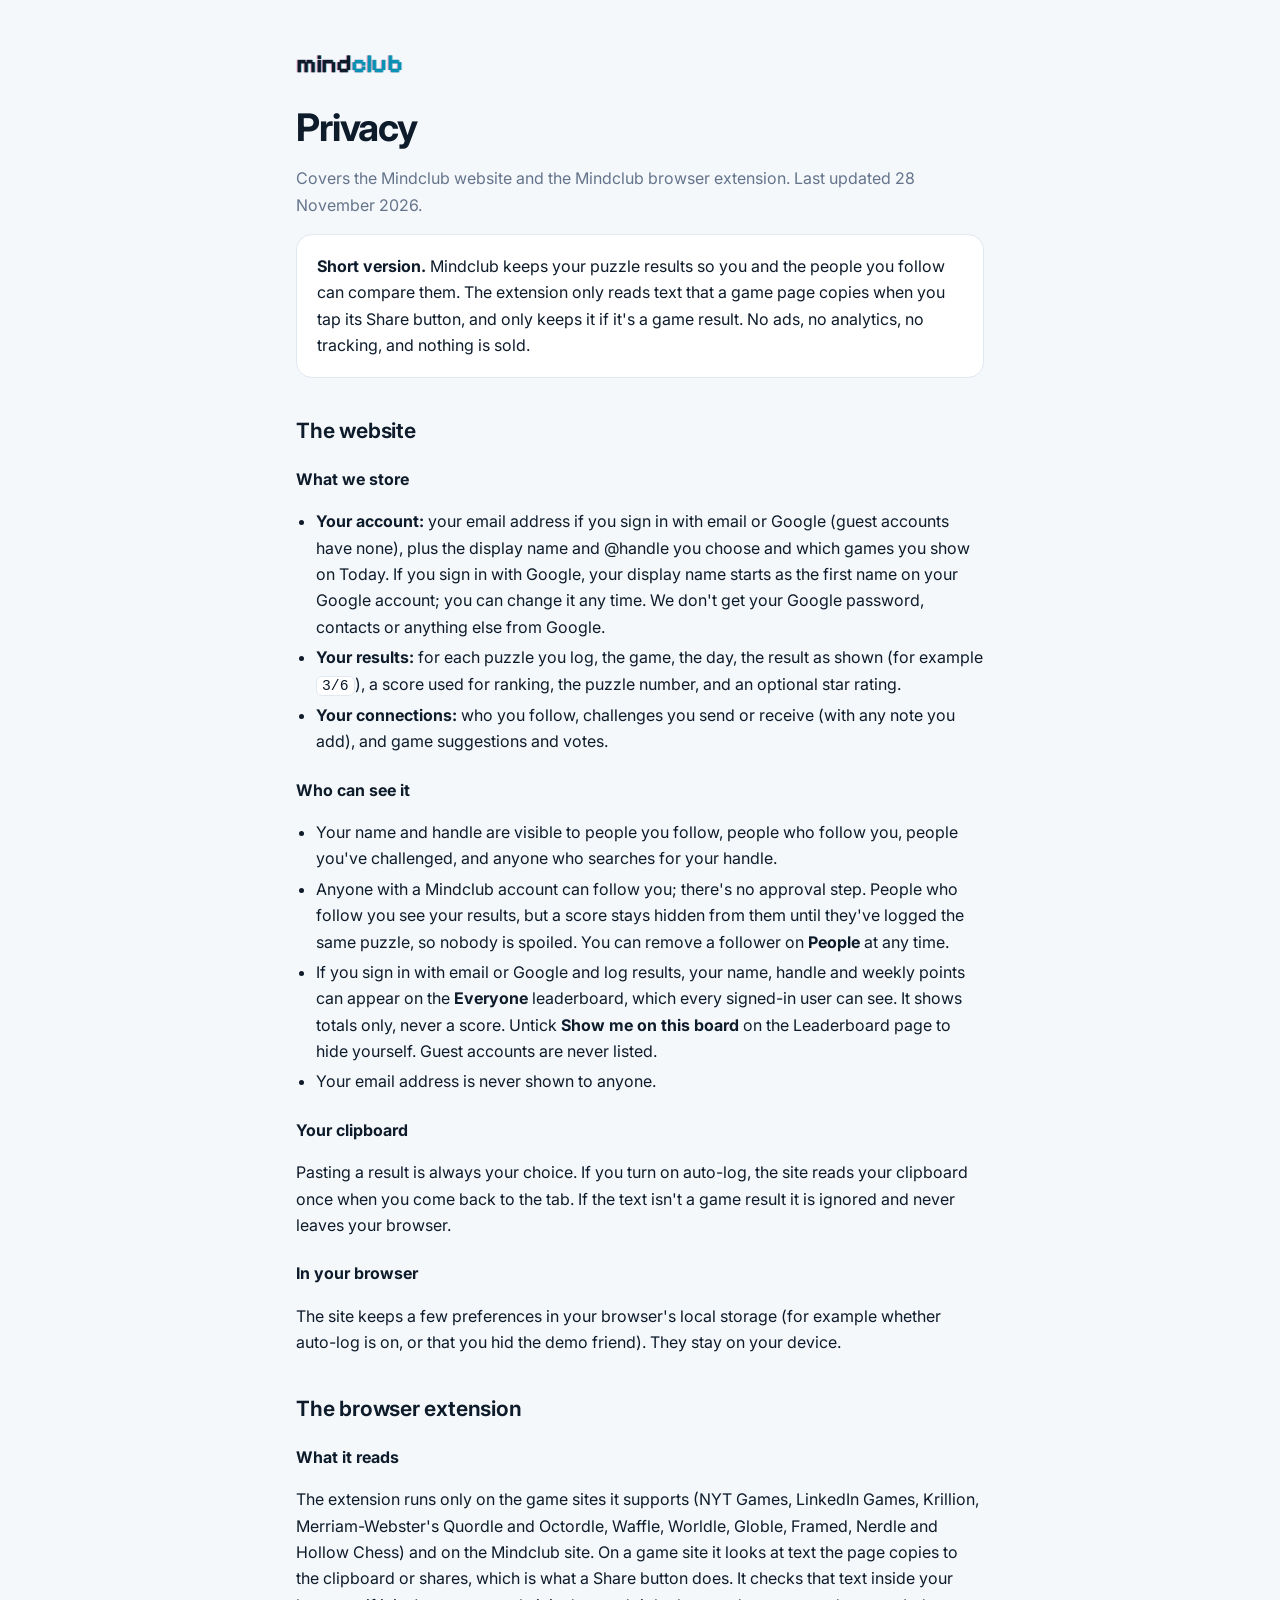
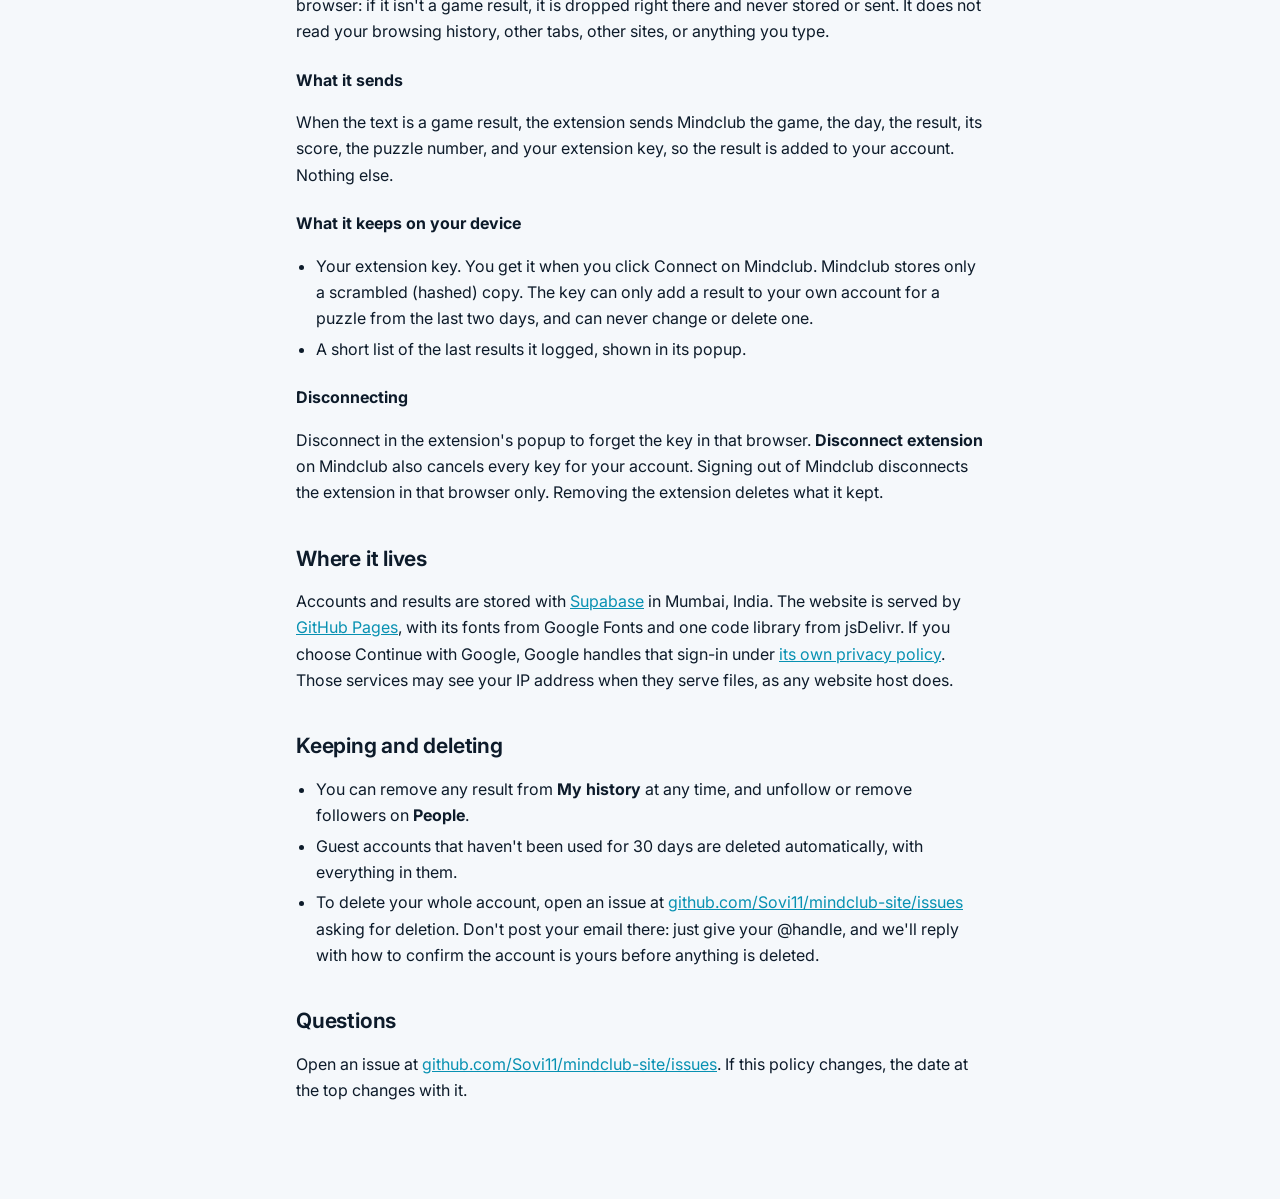
<file: privacy.html>
<!doctype html>
<html lang="en">
<head>
<meta charset="utf-8">
<meta name="viewport" content="width=device-width, initial-scale=1">
<title>Mindclub privacy</title>
<meta name="description" content="What Mindclub and the Mindclub browser extension collect, why, and who can see it.">
<link rel="icon" type="image/png" href="icon-192.png">
<link rel="preconnect" href="https://fonts.googleapis.com">
<link href="https://fonts.googleapis.com/css2?family=Pixelify+Sans:wght@700&family=Inter:wght@400;500;600;700&display=swap" rel="stylesheet">
<style>
  :root{ --bg:#f5f8fb; --card:#ffffff; --ink:#0d1b2a; --muted:#64748b; --line:#e2e8f0; --accent:#0891b2; }
  @media (prefers-color-scheme: dark){
    :root:not([data-theme="light"]){ --bg:#071321; --card:#0c1c2f; --ink:#e6f0fa; --muted:#8197ad; --line:#17293e; --accent:#38d4f2; }
  }
  :root[data-theme="dark"]{ --bg:#071321; --card:#0c1c2f; --ink:#e6f0fa; --muted:#8197ad; --line:#17293e; --accent:#38d4f2; }
  *{box-sizing:border-box}
  body{margin:0;background:var(--bg);color:var(--ink);font:16px/1.65 Inter,system-ui,sans-serif;-webkit-font-smoothing:antialiased}
  main{max-width:720px;margin:0 auto;padding:48px 16px 80px}
  .brand{font:700 26px 'Pixelify Sans',monospace;text-decoration:none;color:var(--ink);text-shadow:-1px 0 rgba(232,69,127,.45),1px 0 rgba(8,145,178,.45)}
  .brand span{color:var(--accent)}
  h1{font:700 38px/1.1 Inter,sans-serif;letter-spacing:-.03em;margin:28px 0 6px}
  h2{font:650 21px/1.25 Inter,sans-serif;letter-spacing:-.01em;margin:40px 0 10px}
  h3{font-size:16px;margin:22px 0 4px}
  p,li{color:var(--ink)}
  .muted{color:var(--muted)}
  ul{padding-left:20px}
  li{margin:4px 0}
  a{color:var(--accent)}
  .card{background:var(--card);border:1px solid var(--line);border-radius:16px;padding:18px 20px;margin:16px 0}
  .card p{margin:0}
  code{font-size:.92em;background:var(--card);border:1px solid var(--line);border-radius:6px;padding:1px 5px}
</style>
</head>
<body>
<main>
  <a class="brand" href="./">mind<span>club</span></a>
  <h1>Privacy</h1>
  <p class="muted">Covers the Mindclub website and the Mindclub browser extension. Last updated 28 November 2026.</p>

  <div class="card"><p><b>Short version.</b> Mindclub keeps your puzzle results so you and the people you follow can compare them.
    The extension only reads text that a game page copies when you tap its Share button, and only keeps it if it's a game
    result. No ads, no analytics, no tracking, and nothing is sold.</p></div>

  <h2>The website</h2>
  <h3>What we store</h3>
  <ul>
    <li><b>Your account:</b> your email address if you sign in with email or Google (guest accounts have none), plus the
      display name and @handle you choose and which games you show on Today. If you sign in with Google, your display name
      starts as the first name on your Google account; you can change it any time. We don't get your Google password,
      contacts or anything else from Google.</li>
    <li><b>Your results:</b> for each puzzle you log, the game, the day, the result as shown (for example <code>3/6</code>),
      a score used for ranking, the puzzle number, and an optional star rating.</li>
    <li><b>Your connections:</b> who you follow, challenges you send or receive (with any note you add), and game
      suggestions and votes.</li>
  </ul>
  <h3>Who can see it</h3>
  <ul>
    <li>Your name and handle are visible to people you follow, people who follow you, people you've challenged, and
      anyone who searches for your handle.</li>
    <li>Anyone with a Mindclub account can follow you; there's no approval step. People who follow you see your results,
      but a score stays hidden from them until they've logged the same puzzle, so nobody is spoiled. You can remove a
      follower on <b>People</b> at any time.</li>
    <li>If you sign in with email or Google and log results, your name, handle and weekly points can appear on the
      <b>Everyone</b> leaderboard, which every signed-in user can see. It shows totals only, never a score. Untick
      <b>Show me on this board</b> on the Leaderboard page to hide yourself. Guest accounts are never listed.</li>
    <li>Your email address is never shown to anyone.</li>
  </ul>
  <h3>Your clipboard</h3>
  <p>Pasting a result is always your choice. If you turn on auto-log, the site reads your clipboard once when you come back
    to the tab. If the text isn't a game result it is ignored and never leaves your browser.</p>
  <h3>In your browser</h3>
  <p>The site keeps a few preferences in your browser's local storage (for example whether auto-log is on, or that you hid
    the demo friend). They stay on your device.</p>

  <h2>The browser extension</h2>
  <h3>What it reads</h3>
  <p>The extension runs only on the game sites it supports (NYT Games, LinkedIn Games, Krillion, Merriam-Webster's Quordle
    and Octordle, Waffle, Worldle, Globle, Framed, Nerdle and Hollow Chess) and on the Mindclub site. On a game site it looks at text the
    page copies to the clipboard or shares, which is what a Share button does. It checks that text inside your browser:
    if it isn't a game result, it is dropped right there and never stored or sent. It does not read your browsing history,
    other tabs, other sites, or anything you type.</p>
  <h3>What it sends</h3>
  <p>When the text is a game result, the extension sends Mindclub the game, the day, the result, its score, the puzzle
    number, and your extension key, so the result is added to your account. Nothing else.</p>
  <h3>What it keeps on your device</h3>
  <ul>
    <li>Your extension key. You get it when you click Connect on Mindclub. Mindclub stores only a scrambled (hashed)
      copy. The key can only add a result to your own account for a puzzle from the last two days, and can never change or
      delete one.</li>
    <li>A short list of the last results it logged, shown in its popup.</li>
  </ul>
  <h3>Disconnecting</h3>
  <p>Disconnect in the extension's popup to forget the key in that browser. <b>Disconnect extension</b> on Mindclub also
    cancels every key for your account. Signing out of Mindclub disconnects the extension in that browser only. Removing the extension deletes what it kept.</p>

  <h2>Where it lives</h2>
  <p>Accounts and results are stored with <a href="https://supabase.com/privacy">Supabase</a> in Mumbai, India. The website
    is served by <a href="https://docs.github.com/en/site-policy/privacy-policies/github-general-privacy-statement">GitHub Pages</a>,
    with its fonts from Google Fonts and one code library from jsDelivr. If you choose Continue with Google, Google
    handles that sign-in under <a href="https://policies.google.com/privacy">its own privacy policy</a>. Those services may see your IP address when they
    serve files, as any website host does.</p>

  <h2>Keeping and deleting</h2>
  <ul>
    <li>You can remove any result from <b>My history</b> at any time, and unfollow or remove followers on <b>People</b>.</li>
    <li>Guest accounts that haven't been used for 30 days are deleted automatically, with everything in them.</li>
    <li>To delete your whole account, open an issue at
      <a href="https://github.com/Sovi11/mindclub-site/issues">github.com/Sovi11/mindclub-site/issues</a> asking for
      deletion. Don't post your email there: just give your @handle, and we'll reply with how to confirm the account is
      yours before anything is deleted.</li>
  </ul>

  <h2>Questions</h2>
  <p>Open an issue at <a href="https://github.com/Sovi11/mindclub-site/issues">github.com/Sovi11/mindclub-site/issues</a>.
    If this policy changes, the date at the top changes with it.</p>
</main>
</body>
</html>
</file>
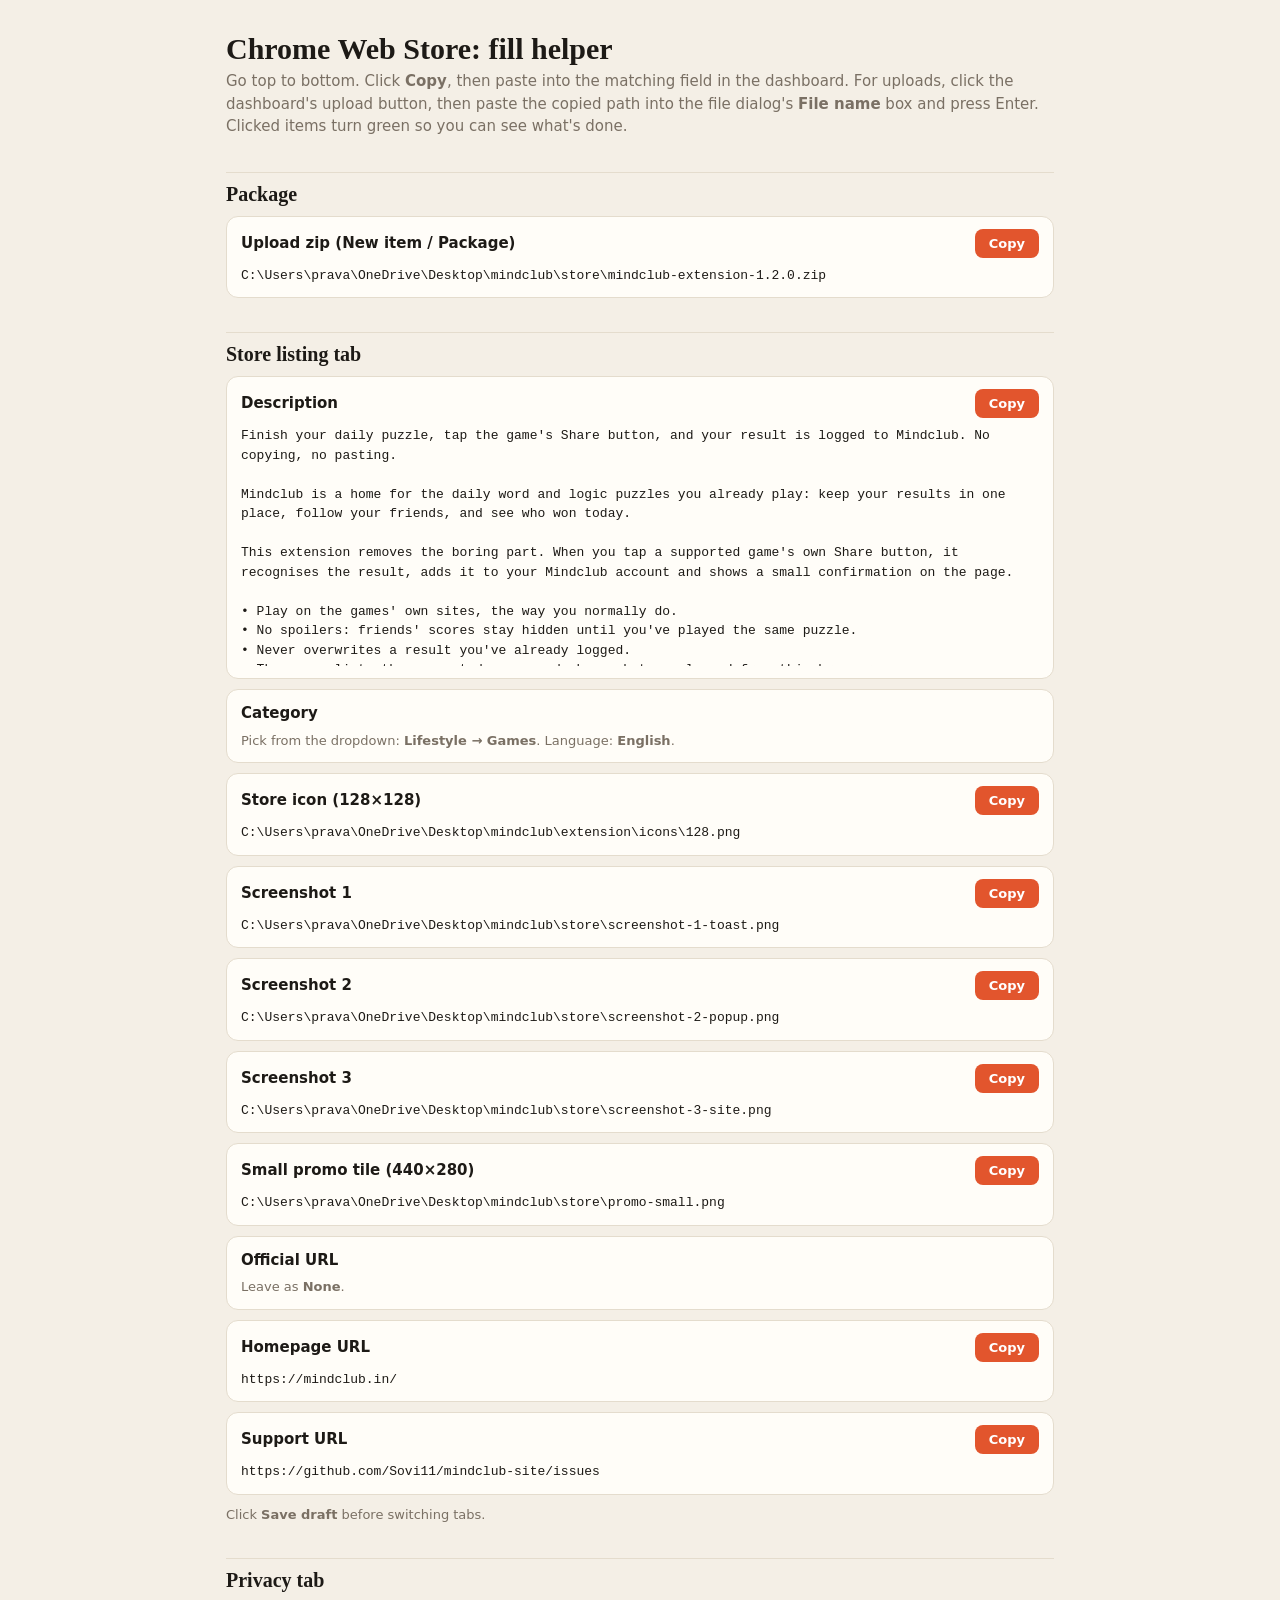
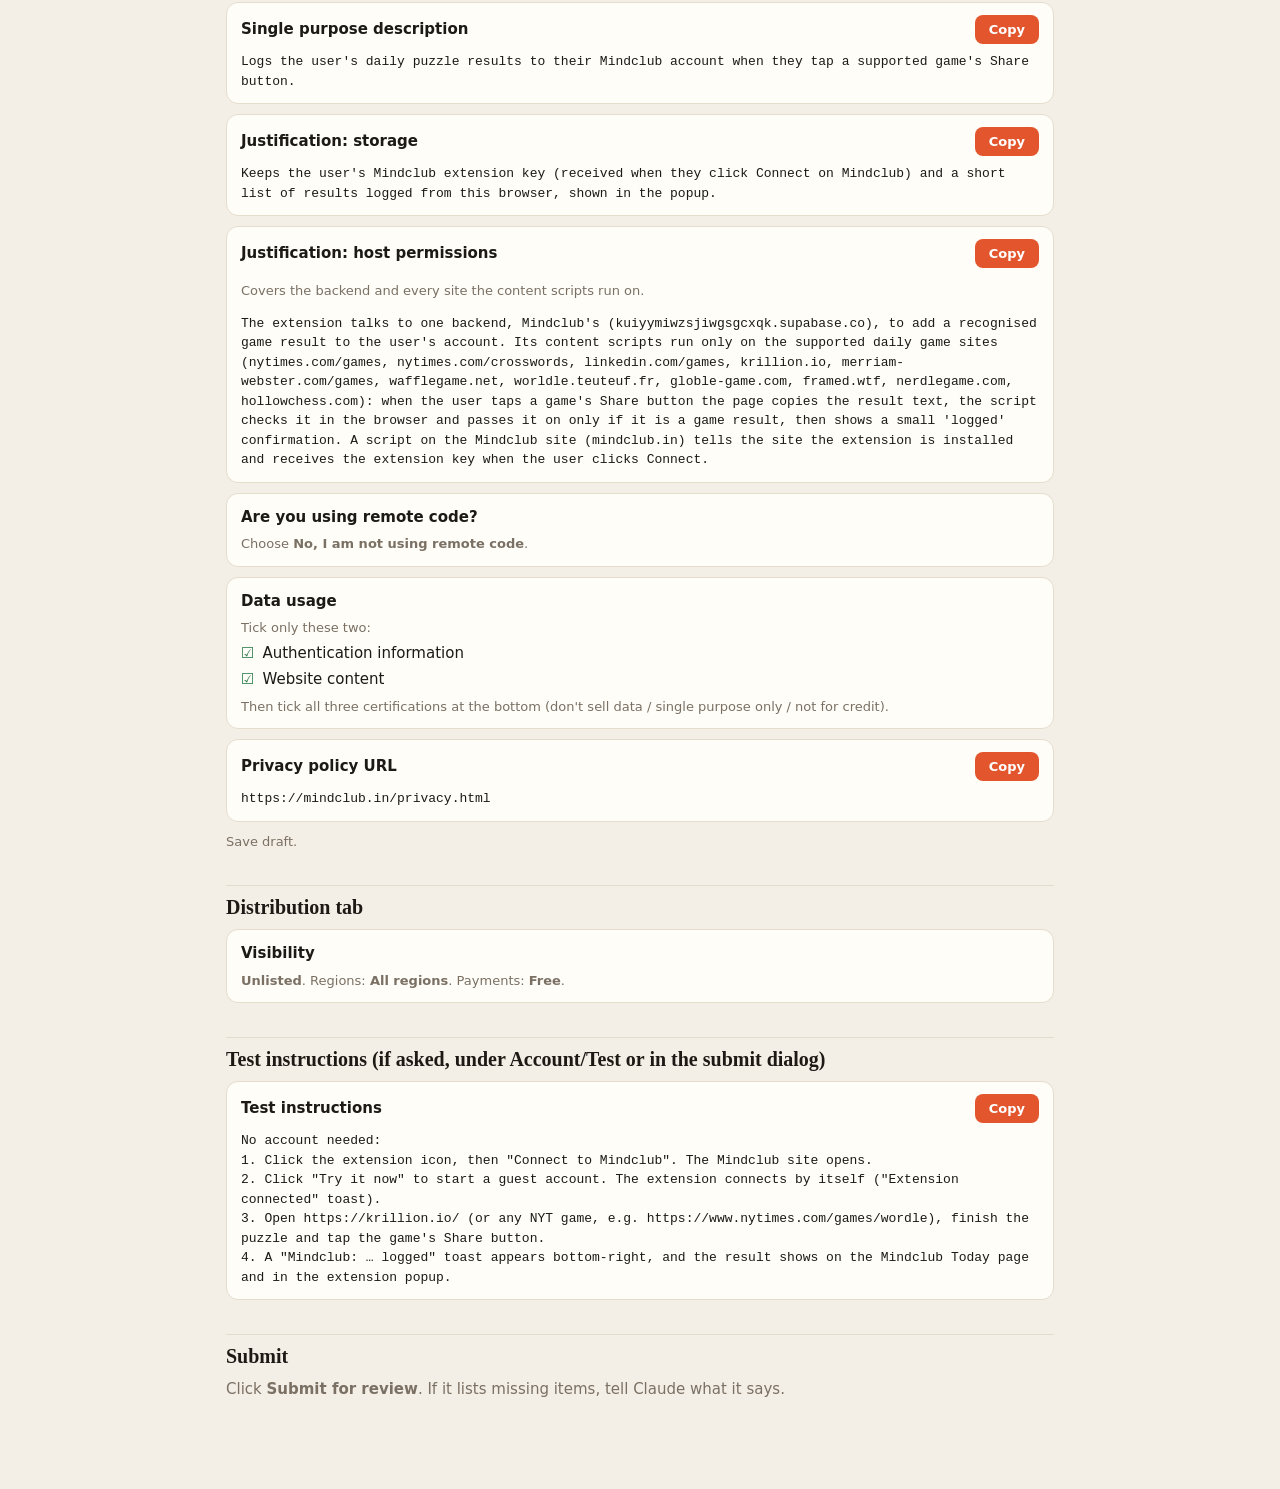
<file: store/fill-helper.html>
<!doctype html>
<html lang="en">
<head>
<meta charset="utf-8">
<meta name="viewport" content="width=device-width, initial-scale=1">
<title>Web Store fill helper</title>
<style>
  :root{ --bg:#f4efe6; --card:#fffdf8; --ink:#1d1a16; --muted:#7a7064; --line:#e4dccd; --accent:#e2552d; --good:#2f7d4f; }
  @media (prefers-color-scheme: dark){ :root{ --bg:#15130f; --card:#1f1c17; --ink:#f3ede2; --muted:#a1968a; --line:#332d24; --accent:#ff7a4d; --good:#6fcf97; } }
  *{box-sizing:border-box}
  body{margin:0;background:var(--bg);color:var(--ink);font:15px/1.5 system-ui,-apple-system,"Segoe UI",sans-serif}
  main{max-width:860px;margin:0 auto;padding:32px 16px 80px}
  h1{font:700 30px Georgia,serif;margin:0 0 4px}
  h2{font:600 20px Georgia,serif;margin:34px 0 10px;padding-top:10px;border-top:1px solid var(--line)}
  .lead{color:var(--muted);margin:0 0 8px}
  .f{background:var(--card);border:1px solid var(--line);border-radius:12px;padding:12px 14px;margin:10px 0}
  .top{display:flex;gap:10px;align-items:center;justify-content:space-between}
  .lbl{font-weight:600}
  .hint{color:var(--muted);font-size:13px}
  pre{white-space:pre-wrap;word-break:break-word;margin:8px 0 0;font:13px/1.5 ui-monospace,Consolas,monospace;color:var(--ink);max-height:240px;overflow:auto}
  button{font:600 13px system-ui;border:0;border-radius:8px;padding:7px 14px;background:var(--accent);color:#fff;cursor:pointer;flex:none}
  button.ok{background:var(--good)}
  .tick{display:flex;gap:8px;align-items:center;margin:4px 0}
  .tick b{color:var(--good)}
  .step{color:var(--muted);font-size:13px;margin:6px 0 0}
</style>
</head>
<body>
<main>
  <h1>Chrome Web Store: fill helper</h1>
  <p class="lead">Go top to bottom. Click <b>Copy</b>, then paste into the matching field in the dashboard. For uploads, click
    the dashboard's upload button, then paste the copied path into the file dialog's <b>File name</b> box and press Enter.
    Clicked items turn green so you can see what's done.</p>

  <h2>Package</h2>
  <div class="f" data-v="C:\Users\prava\OneDrive\Desktop\mindclub\store\mindclub-extension-1.2.0.zip"><div class="top"><span class="lbl">Upload zip (New item / Package)</span></div></div>

  <h2>Store listing tab</h2>
  <div class="f" data-v="Finish your daily puzzle, tap the game's Share button, and your result is logged to Mindclub. No copying, no pasting.

Mindclub is a home for the daily word and logic puzzles you already play: keep your results in one place, follow your friends, and see who won today.

This extension removes the boring part. When you tap a supported game's own Share button, it recognises the result, adds it to your Mindclub account and shows a small confirmation on the page.

• Play on the games' own sites, the way you normally do.
• No spoilers: friends' scores stay hidden until you've played the same puzzle.
• Never overwrites a result you've already logged.
• The popup lists the supported games and shows what was logged from this browser.

Privacy: the extension only looks at the text a game copies when you tap Share, and only on supported game sites. Anything that isn't a game result is dropped inside your browser and never sent. No ads, no analytics, no tracking.

Getting started: install, click the Mindclub icon, then Connect. Sign in on Mindclub (email link, or try it as a guest) and the extension connects itself.

Mindclub is an independent project and isn't affiliated with any puzzle's publisher."><div class="top"><span class="lbl">Description</span></div></div>
  <div class="f"><div class="top"><span class="lbl">Category</span></div><p class="step">Pick from the dropdown: <b>Lifestyle → Games</b>. Language: <b>English</b>.</p></div>
  <div class="f" data-v="C:\Users\prava\OneDrive\Desktop\mindclub\extension\icons\128.png"><div class="top"><span class="lbl">Store icon (128×128)</span></div></div>
  <div class="f" data-v="C:\Users\prava\OneDrive\Desktop\mindclub\store\screenshot-1-toast.png"><div class="top"><span class="lbl">Screenshot 1</span></div></div>
  <div class="f" data-v="C:\Users\prava\OneDrive\Desktop\mindclub\store\screenshot-2-popup.png"><div class="top"><span class="lbl">Screenshot 2</span></div></div>
  <div class="f" data-v="C:\Users\prava\OneDrive\Desktop\mindclub\store\screenshot-3-site.png"><div class="top"><span class="lbl">Screenshot 3</span></div></div>
  <div class="f" data-v="C:\Users\prava\OneDrive\Desktop\mindclub\store\promo-small.png"><div class="top"><span class="lbl">Small promo tile (440×280)</span></div></div>
  <div class="f"><div class="top"><span class="lbl">Official URL</span></div><p class="step">Leave as <b>None</b>.</p></div>
  <div class="f" data-v="https://mindclub.in/"><div class="top"><span class="lbl">Homepage URL</span></div></div>
  <div class="f" data-v="https://github.com/Sovi11/mindclub-site/issues"><div class="top"><span class="lbl">Support URL</span></div></div>
  <p class="step">Click <b>Save draft</b> before switching tabs.</p>

  <h2>Privacy tab</h2>
  <div class="f" data-v="Logs the user's daily puzzle results to their Mindclub account when they tap a supported game's Share button."><div class="top"><span class="lbl">Single purpose description</span></div></div>
  <div class="f" data-v="Keeps the user's Mindclub extension key (received when they click Connect on Mindclub) and a short list of results logged from this browser, shown in the popup."><div class="top"><span class="lbl">Justification: storage</span></div></div>
  <div class="f" data-v="The extension talks to one backend, Mindclub's (kuiyymiwzsjiwgsgcxqk.supabase.co), to add a recognised game result to the user's account. Its content scripts run only on the supported daily game sites (nytimes.com/games, nytimes.com/crosswords, linkedin.com/games, krillion.io, merriam-webster.com/games, wafflegame.net, worldle.teuteuf.fr, globle-game.com, framed.wtf, nerdlegame.com, hollowchess.com): when the user taps a game's Share button the page copies the result text, the script checks it in the browser and passes it on only if it is a game result, then shows a small 'logged' confirmation. A script on the Mindclub site (mindclub.in) tells the site the extension is installed and receives the extension key when the user clicks Connect."><div class="top"><span class="lbl">Justification: host permissions</span></div><p class="hint">Covers the backend and every site the content scripts run on.</p></div>
  <div class="f"><div class="top"><span class="lbl">Are you using remote code?</span></div><p class="step">Choose <b>No, I am not using remote code</b>.</p></div>
  <div class="f"><div class="top"><span class="lbl">Data usage</span></div>
    <p class="step">Tick only these two:</p>
    <div class="tick"><b>☑</b> Authentication information</div>
    <div class="tick"><b>☑</b> Website content</div>
    <p class="step">Then tick all three certifications at the bottom (don't sell data / single purpose only / not for credit).</p></div>
  <div class="f" data-v="https://mindclub.in/privacy.html"><div class="top"><span class="lbl">Privacy policy URL</span></div></div>
  <p class="step">Save draft.</p>

  <h2>Distribution tab</h2>
  <div class="f"><div class="top"><span class="lbl">Visibility</span></div><p class="step"><b>Unlisted</b>. Regions: <b>All regions</b>. Payments: <b>Free</b>.</p></div>

  <h2>Test instructions (if asked, under Account/Test or in the submit dialog)</h2>
  <div class="f" data-v="No account needed:
1. Click the extension icon, then &quot;Connect to Mindclub&quot;. The Mindclub site opens.
2. Click &quot;Try it now&quot; to start a guest account. The extension connects by itself (&quot;Extension connected&quot; toast).
3. Open https://krillion.io/ (or any NYT game, e.g. https://www.nytimes.com/games/wordle), finish the puzzle and tap the game's Share button.
4. A &quot;Mindclub: … logged&quot; toast appears bottom-right, and the result shows on the Mindclub Today page and in the extension popup."><div class="top"><span class="lbl">Test instructions</span></div></div>

  <h2>Submit</h2>
  <p class="lead">Click <b>Submit for review</b>. If it lists missing items, tell Claude what it says.</p>
</main>
<script>
  for (const f of document.querySelectorAll(".f[data-v]")) {
    const v = f.dataset.v, b = document.createElement("button");
    b.textContent = "Copy";
    b.onclick = async () => {
      try { await navigator.clipboard.writeText(v); }
      catch (e) { const t = document.createElement("textarea"); t.value = v; document.body.append(t); t.select(); document.execCommand("copy"); t.remove(); }
      b.textContent = "Copied ✓"; b.classList.add("ok"); f.style.borderColor = "var(--good)";
    };
    f.querySelector(".top").append(b);
    const pre = document.createElement("pre"); pre.textContent = v; f.append(pre);
  }
</script>
</body>
</html>
</file>
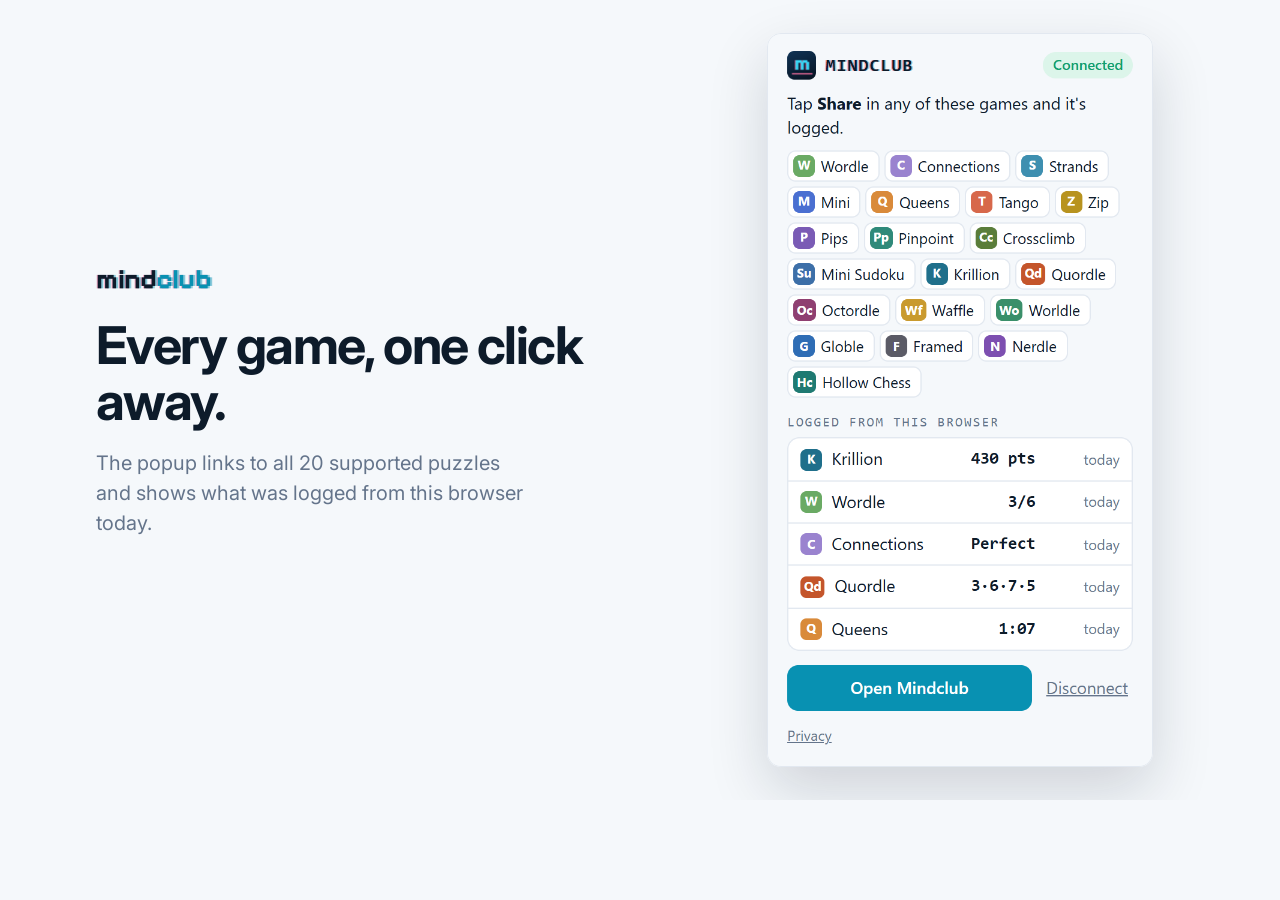
<file: store/frame-popup.html>
<!doctype html>
<html>
<head>
<meta charset="utf-8">
<!-- Store screenshot 2 (1280x800): the real popup, captured by store/shoot.mjs as raw-popup.png, with a caption. -->
<link href="https://fonts.googleapis.com/css2?family=Pixelify+Sans:wght@700&family=Inter:wght@400..700&display=swap" rel="stylesheet">
<style>
  html,body{margin:0;width:1280px;height:800px;overflow:hidden}
  body{background:#f5f8fb;color:#0d1b2a;font-family:Inter,system-ui,sans-serif;display:grid;grid-template-columns:1fr 1fr;align-items:center}
  .copy{padding:0 40px 0 96px}
  .brand{font:700 28px 'Pixelify Sans',monospace;text-shadow:-1.5px 0 rgba(232,69,127,.45),1.5px 0 rgba(8,145,178,.45)}
  .brand span{color:#0891b2}
  h1{font:700 52px/1.08 Inter,sans-serif;letter-spacing:-.03em;margin:22px 0 18px}
  p{font-size:20px;line-height:1.5;color:#64748b;margin:0;max-width:440px}
  .shot{display:flex;justify-content:center}
  .shot img{width:384px;border-radius:14px;box-shadow:0 24px 60px rgba(13,27,42,.16);border:1px solid #e2e8f0}
</style>
</head>
<body>
  <div class="copy">
    <div class="brand">mind<span>club</span></div>
    <h1>Every game, one click away.</h1>
    <p>The popup links to all 20 supported puzzles and shows what was logged from this browser today.</p>
  </div>
  <div class="shot"><img src="raw-popup.png" alt=""></div>
</body>
</html>
</file>
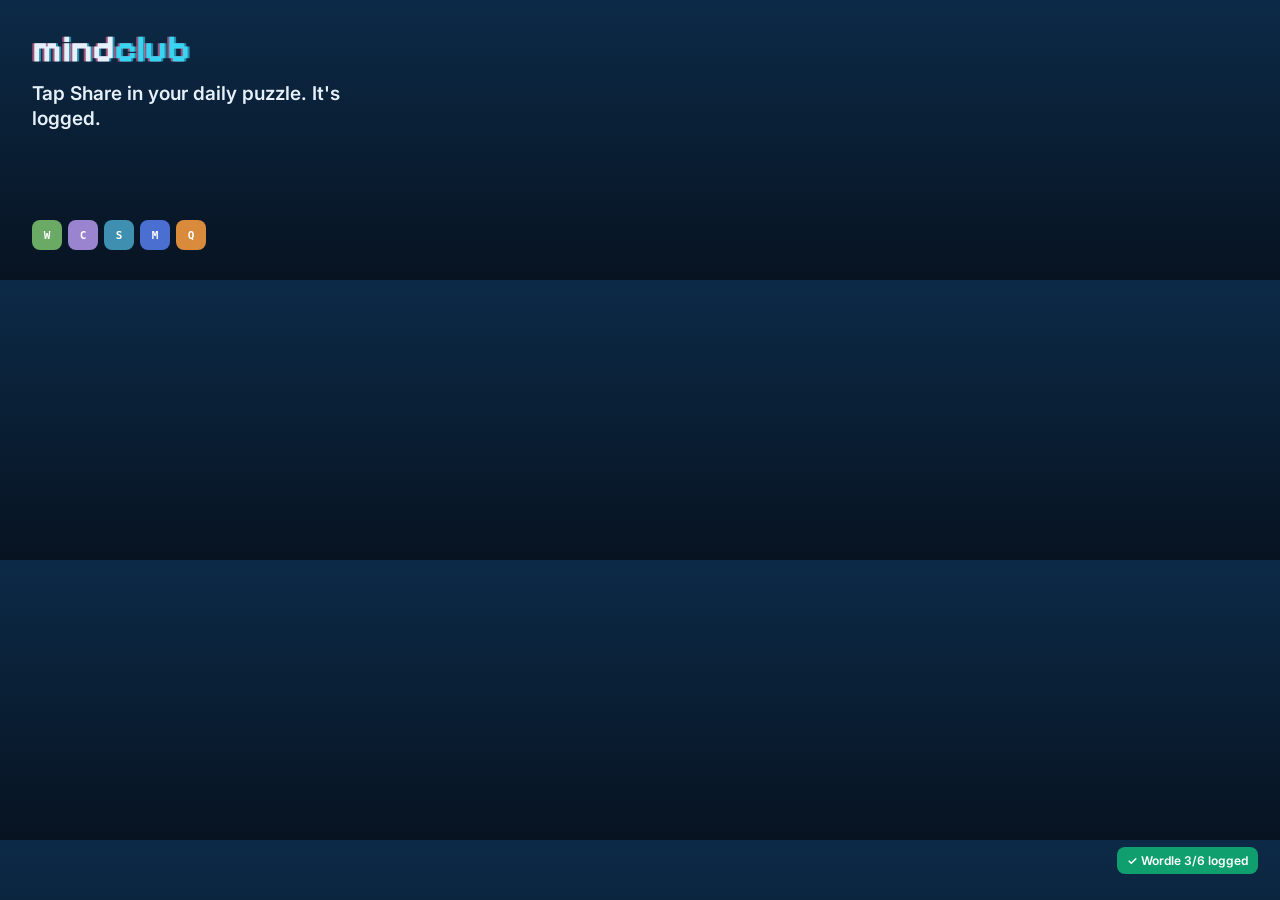
<file: store/promo-small.html>
<!doctype html>
<html>
<head>
<meta charset="utf-8">
<!-- Store small promo tile, 440x280. Rendered to promo-small.png by store/shoot.mjs. -->
<link href="https://fonts.googleapis.com/css2?family=Pixelify+Sans:wght@700&family=Inter:wght@500;600&display=swap" rel="stylesheet">
<style>
  html,body{margin:0;width:440px;height:280px;overflow:hidden}
  body{background:linear-gradient(180deg,#0c2a47 0%,#071321 100%);color:#e6f0fa;font-family:Inter,system-ui,sans-serif;padding:30px 32px;box-sizing:border-box;display:flex;flex-direction:column}
  .brand{font:700 38px/1 'Pixelify Sans',monospace;text-shadow:-2px 0 rgba(255,111,159,.6),2px 0 rgba(56,212,242,.6)}
  .brand span{color:#38d4f2}
  .line{font:600 19px/1.3 Inter,sans-serif;margin-top:14px;max-width:340px}
  .chips{display:flex;gap:6px;margin-top:auto;flex-wrap:wrap}
  .c{width:30px;height:30px;border-radius:8px;display:grid;place-items:center;font:700 11px ui-monospace,Consolas,monospace;color:#fff}
  .toast{position:absolute;right:22px;bottom:26px;background:#0f9f6e;color:#fff;font:600 12px Inter;padding:6px 10px;border-radius:8px}
</style>
</head>
<body>
  <div class="toast">✓ Wordle 3/6 logged</div>
  <div class="brand">mind<span>club</span></div>
  <div class="line">Tap Share in your daily puzzle. It's logged.</div>
  <div class="chips">
    <div class="c" style="background:#6aaa64">W</div><div class="c" style="background:#9a83cf">C</div>
    <div class="c" style="background:#3e8fb0">S</div><div class="c" style="background:#4a6fd1">M</div>
    <div class="c" style="background:#d98a3a">Q</div>

  </div>
</body>
</html>
</file>
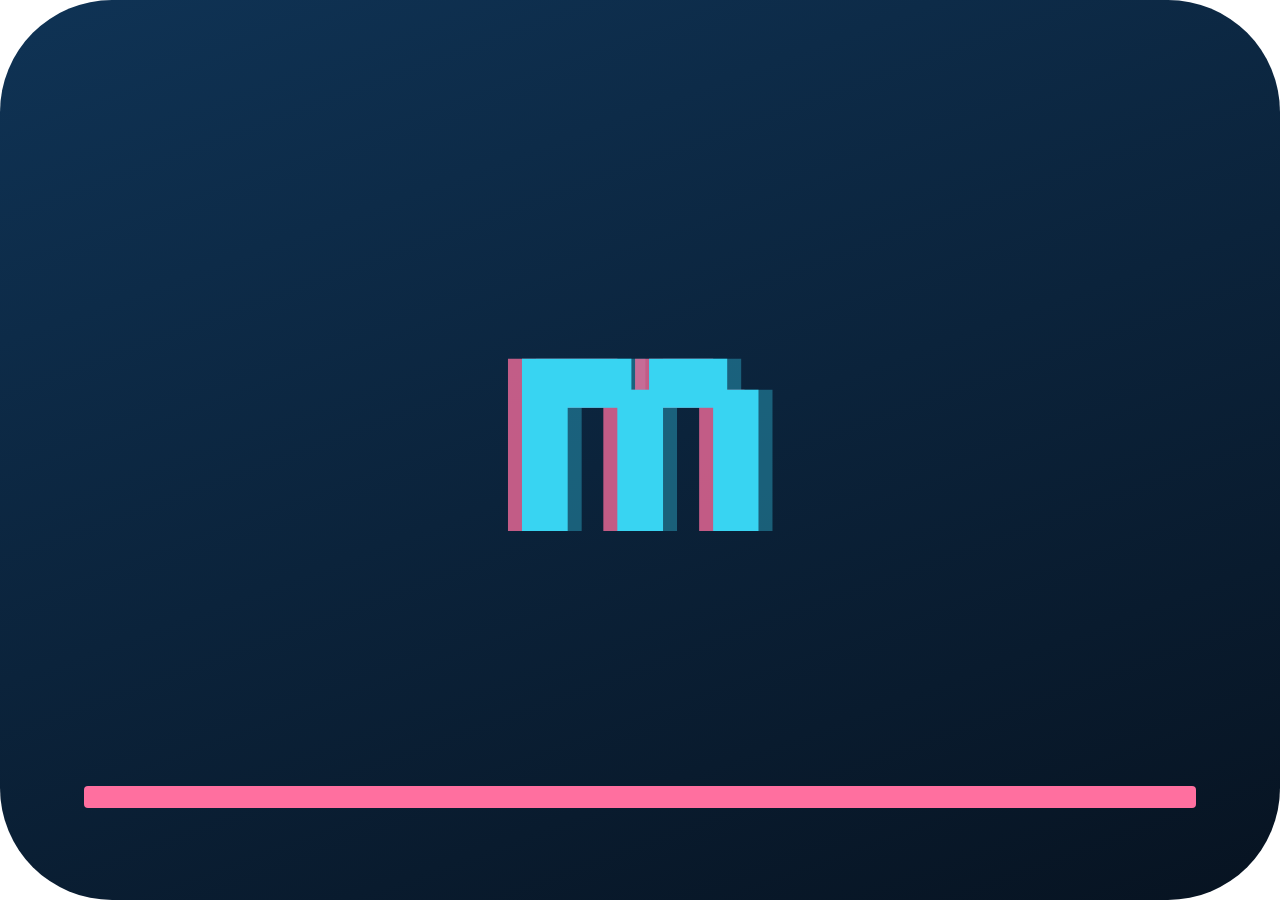
<file: store/brand/icon.html>
<!doctype html><html><head><meta charset="utf-8">
<!-- App/extension icon, 512x512. Rendered by store/brand/render.ps1. -->
<link href="https://fonts.googleapis.com/css2?family=Pixelify+Sans:wght@700&display=swap" rel="stylesheet">
<style>
  html,body{margin:0;width:512px;height:512px;overflow:hidden;background:transparent}
  .tile{position:absolute;inset:0;border-radius:112px;background:linear-gradient(160deg,#0f3355 0%,#071321 100%);display:grid;place-items:center}
  .m{font:700 360px/1 'Pixelify Sans',monospace;color:#38d4f2;text-shadow:-14px 0 rgba(255,111,159,.75),14px 0 rgba(56,212,242,.35);transform:translateY(-38px)}
  .wave{position:absolute;left:84px;right:84px;bottom:92px;height:22px;background:#ff6f9f;border-radius:4px}
</style></head><body><div class="tile"><div class="m">m</div><div class="wave"></div></div></body></html>
</file>
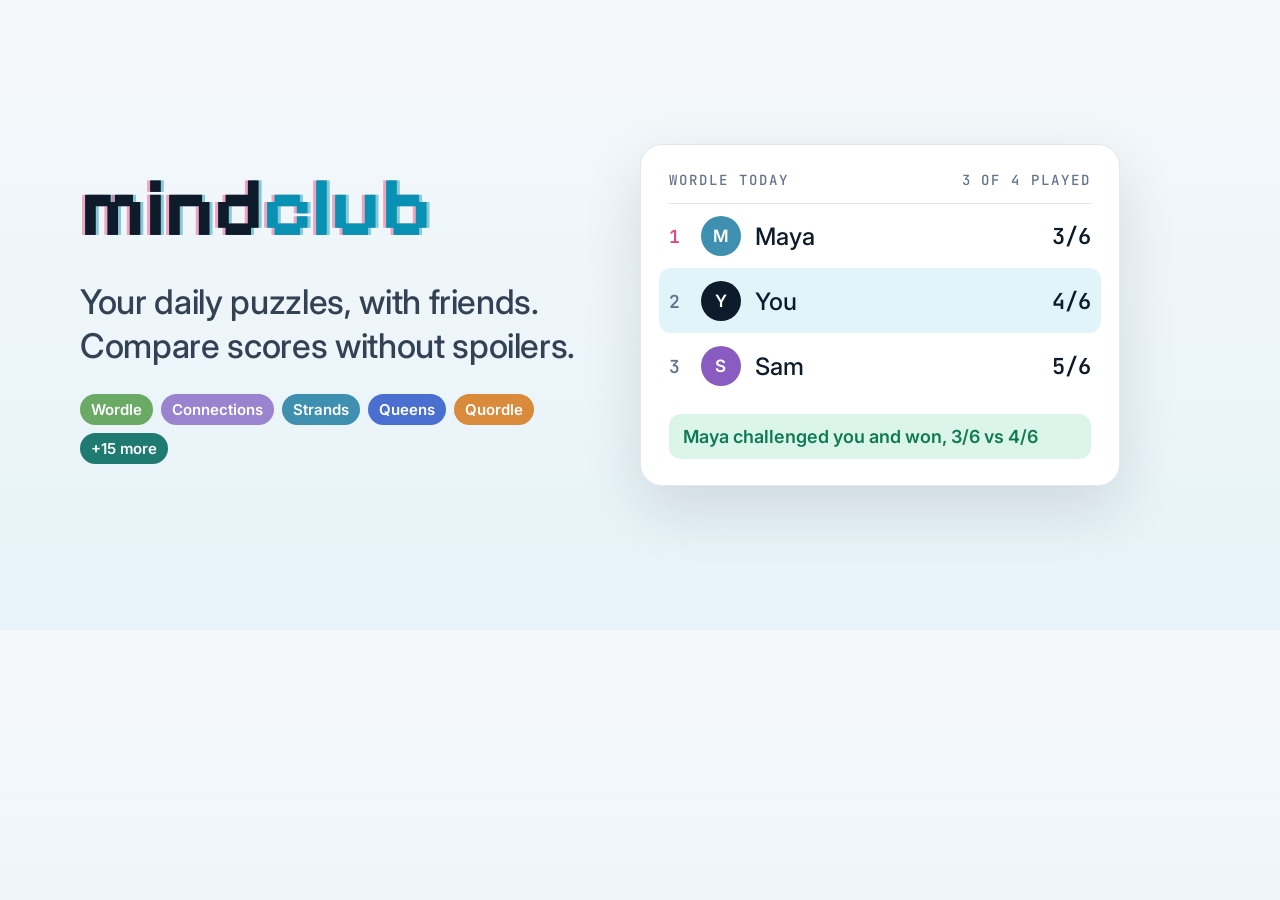
<file: store/brand/og.html>
<!doctype html><html><head><meta charset="utf-8">
<!-- Link preview image, 1200x630. Rendered by store/brand/render.ps1. -->
<link href="https://fonts.googleapis.com/css2?family=Pixelify+Sans:wght@700&family=Inter:wght@400;500;600;700&family=JetBrains+Mono:wght@500;600&display=swap" rel="stylesheet">
<style>
  html,body{margin:0;width:1200px;height:630px;overflow:hidden}
  body{background:linear-gradient(180deg,#f5f8fb 0%,#e6f3f8 100%);color:#0d1b2a;font-family:Inter,sans-serif;display:grid;grid-template-columns:1.05fr 1fr;align-items:center;padding:0 80px;box-sizing:border-box;gap:56px}
  .brand{font:700 84px/1 'Pixelify Sans',monospace;text-shadow:-3px 0 rgba(232,69,127,.45),3px 0 rgba(8,145,178,.45)}
  .brand span{color:#0891b2}
  .line{font:500 34px/1.3 Inter,sans-serif;color:#334155;margin:30px 0 26px;letter-spacing:-.01em}
  .chips{display:flex;gap:8px;flex-wrap:wrap}
  .c{font:600 15px Inter;color:#fff;padding:6px 11px;border-radius:999px}
  .card{background:#fff;border:1px solid #e2e8f0;border-radius:22px;padding:26px 28px;box-shadow:0 24px 60px rgba(13,27,42,.12)}
  .eyebrow{font:500 14px 'JetBrains Mono',monospace;letter-spacing:.14em;text-transform:uppercase;color:#64748b;margin-bottom:14px;display:flex;justify-content:space-between}
  .row{display:flex;align-items:center;gap:14px;padding:12px 0;border-top:1px solid #e2e8f0;font-size:24px}
  .row:first-of-type{border-top:0}
  .rk{font:600 18px 'JetBrains Mono',monospace;color:#64748b;width:18px}
  .rk.top{color:#e8457f}
  .av{width:40px;height:40px;border-radius:50%;display:grid;place-items:center;color:#fff;font:600 17px Inter}
  .nm{flex:1;font-weight:500}
  .sc{font:600 22px 'JetBrains Mono',monospace}
  .me{background:#e0f4fa;border-radius:12px;padding:12px 10px;margin:0 -10px;border-top-color:transparent}
  .me + .row{border-top-color:transparent}
  .ch{margin-top:16px;background:#dcf5ea;color:#0f7a55;font:600 18px Inter;padding:12px 14px;border-radius:12px}
</style></head><body>
<div>
  <div class="brand">mind<span>club</span></div>
  <div class="line">Your daily puzzles, with friends. Compare scores without spoilers.</div>
  <div class="chips">
    <span class="c" style="background:#6aaa64">Wordle</span><span class="c" style="background:#9a83cf">Connections</span>
    <span class="c" style="background:#3e8fb0">Strands</span><span class="c" style="background:#4a6fd1">Queens</span>
    <span class="c" style="background:#d98a3a">Quordle</span><span class="c" style="background:#1f7a72">+15 more</span>
  </div>
</div>
<div class="card">
  <div class="eyebrow"><span>Wordle today</span><span>3 of 4 played</span></div>
  <div class="row"><span class="rk top">1</span><div class="av" style="background:#3e8fb0">M</div><span class="nm">Maya</span><span class="sc">3/6</span></div>
  <div class="row me"><span class="rk">2</span><div class="av" style="background:#0d1b2a">Y</div><span class="nm">You</span><span class="sc">4/6</span></div>
  <div class="row"><span class="rk">3</span><div class="av" style="background:#8a5cc2">S</div><span class="nm">Sam</span><span class="sc">5/6</span></div>
  <div class="ch">Maya challenged you and won, 3/6 vs 4/6</div>
</div>
</body></html>
</file>
